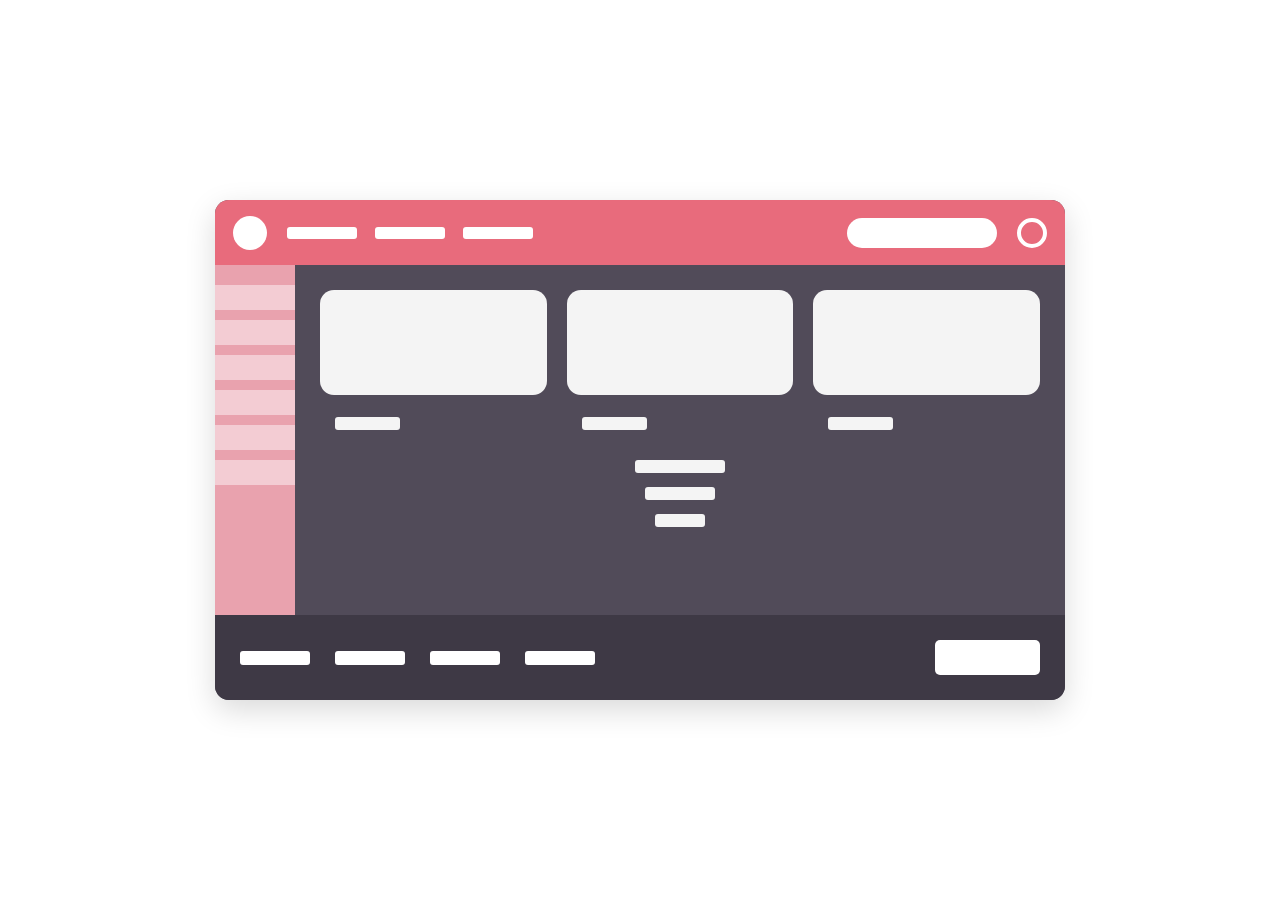
<file: Dashboard/index.html>
<!DOCTYPE html>
<html lang="en">
  <head>
    <title>My Dashboard</title>
    <link rel="stylesheet" href="style.css">
  </head>

  <body>
    <div class="dashboard">
      <div class="header">
        <div class="logo"></div>
        <div class="nav">
          <span></span>
          <span></span>
          <span></span>
        </div>
        <div class="search"></div>
        <div class="profile"></div>
      </div>
      <div class="main">
          <div class="sidebar">
            <div class="side-item"></div>
            <div class="side-item"></div>
            <div class="side-item"></div>
            <div class="side-item"></div>
            <div class="side-item"></div>
            <div class="side-item"></div>
          </div>
          <div class="content">
            <div class="cards">
              <div class="card"></div>
              <div class="card"></div>
              <div class="card"></div>
            </div>
            <div class="stats">
              <div class="stat"></div>
              <div class="stat"></div>
              <div class="stat"></div>
            </div>
          </div>


      </div>
      <div class="footer">
        <div class="footer-item"></div>
        <div class="footer-item"></div>
        <div class="footer-item"></div>
        <div class="footer-item"></div>
        <div class="footer-item"></div>
      </div>

    </div>
  </body>
</html>
</file>
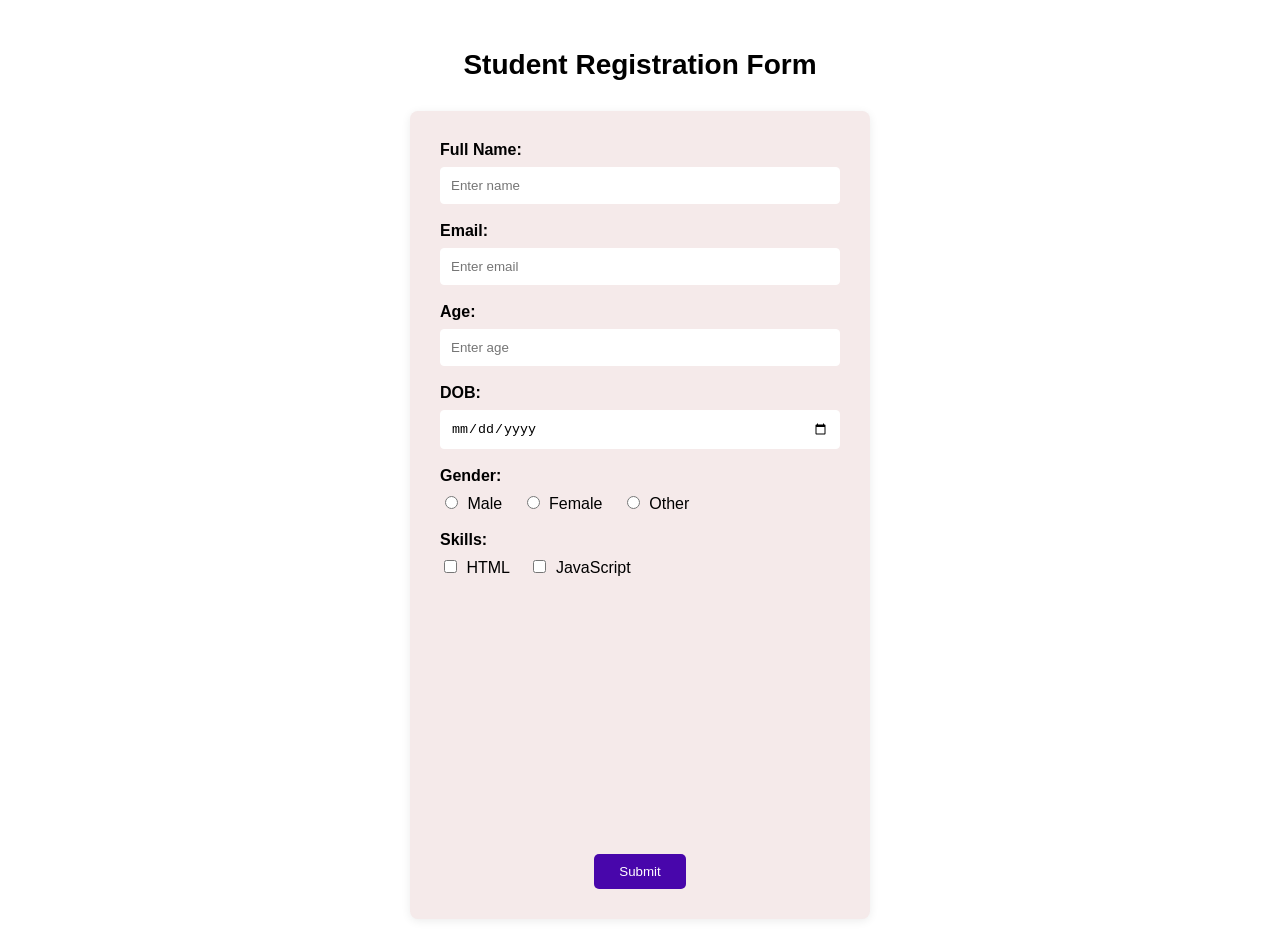
<file: forms.html>
<!DOCTYPE html>
<html lang="en">
<head>
    <meta charset="UTF-8">
    <meta name="viewport" content="width=device-width, initial-scale=1.0">
    <title>Student Registration Form</title>

    <style>
        body {
            background-color: white;
            margin: 0;
            padding: 30px;
            font-family: Arial, sans-serif;
        }

        form {
            width: 400px;
            max-width: 90%;
            margin: 0 auto;
            border-radius: 8px;
            background-color: rgb(245, 234, 234);
            padding: 30px;
            box-shadow: 0 2px 10px rgba(0, 0, 0, 0.08);
        }

        h1 {
            text-align: center;
            font-size: 28px;
            margin-bottom: 30px;
        }

        label {
            font-weight: bold;
            margin-bottom: 8px;
            display: block;
        }

        input[type="text"],
        input[type="email"],
        input[type="number"],
        input[type="date"] {
            width: 100%;
            box-sizing: border-box;
            padding: 10px;
            border: 1px solid white;
            border-radius: 4px;
        }

        input[type="radio"],
        input[type="checkbox"] {
            margin-right: 5px;
        }

        input[type="radio"] + label,
        input[type="checkbox"] + label {
            display: inline;
            font-weight: normal;
            margin-right: 15px;
        }

        iframe {
            width: 100%;
            max-width: 100%;
            height: 220px;
            border: none;
            margin-top: 15px;
        }

        button {
            display: block;
            margin: 20px auto 0;
            padding: 10px 25px;
            border: none;
            border-radius: 5px;
            background-color: #4806ab;
            color: white;
            cursor: pointer;
        }

        button:hover {
            background-color: #555;
        }
    </style>
</head>

<body>

    <h1>Student Registration Form</h1>

    <form action="/register" method="POST">

        <label for="name">Full Name:</label>
        <input type="text" id="name" name="fullName" placeholder="Enter name" required>

        <br><br>

        <label for="email">Email:</label>
        <input type="email" id="email" name="email" placeholder="Enter email" required>

        <br><br>

        <label for="age">Age:</label>
        <input type="number" id="age" name="age" placeholder="Enter age" required>

        <br><br>

        <label for="dateofbirth">DOB:</label>
        <input type="date" id="dateofbirth" name="dob">

        <br><br>

        <label>Gender:</label>

        <input type="radio" id="male" name="gender" value="male">
        <label for="male">Male</label>

        <input type="radio" id="female" name="gender" value="female">
        <label for="female">Female</label>

        <input type="radio" id="other" name="gender" value="other">
        <label for="other">Other</label>

        <br><br>

        <label>Skills:</label>

        <input type="checkbox" id="html" name="skills" value="HTML">
        <label for="html">HTML</label>

        <input type="checkbox" id="javascript" name="skills" value="JavaScript">
        <label for="javascript">JavaScript</label>

        <br><br>

        <iframe
            src="https://www.youtube.com/embed/nYYqfyLZ3Ck"
            title="YouTube video player"
            allow="accelerometer; autoplay; clipboard-write; encrypted-media; gyroscope; picture-in-picture; web-share"
            allowfullscreen>
        </iframe>

        <button type="submit">Submit</button>

    </form>

</body>
</html>
</file>
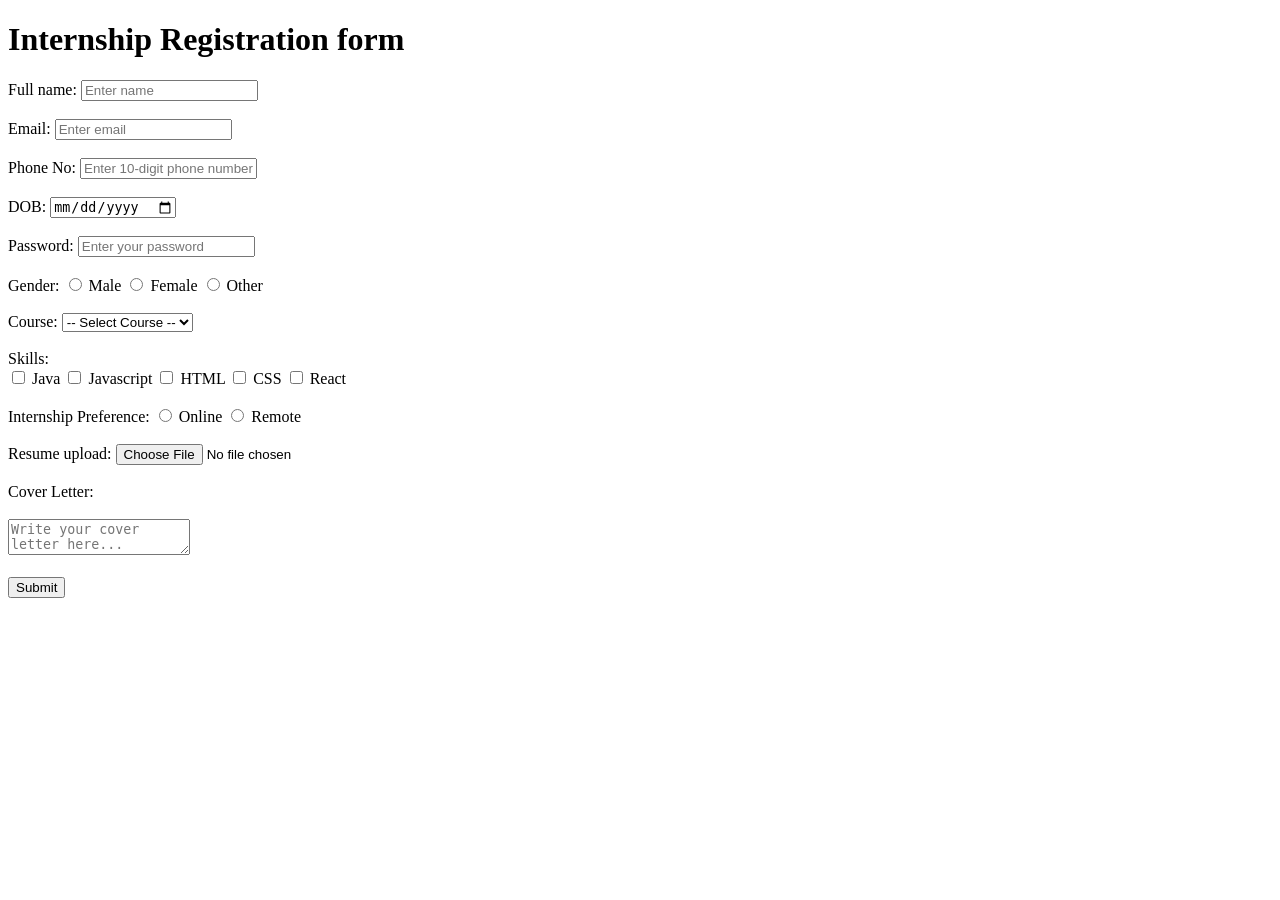
<file: InternshipForms.html>
<!DOCTYPE html>
<html lang="en">
<head>
    <meta charset="UTF-8">
    <meta name="viewport" content="width=device-width, initial-scale=1.0">
    <title>Document</title>
</head>
<body>
    <h1>Internship Registration form</h1>
    <form action="/register" method="post" enctype="multipart/form-data">
        <label for="name">Full name:</label>
        <input type="text" id="name" name="name" placeholder="Enter name">
        <br><br>  
        <label for="email">Email:</label>
        <input type="email" id="email" name="email" placeholder="Enter email" required>
        <br><br>    
        <label for="phone">Phone No:</label>
        <input type="tel" id="phone" name="phone" placeholder="Enter 10-digit phone number" pattern="[0-9]{10}" required>
        <br><br>
        <label for="dateofbirth">DOB:</label>
        <input type="date" id="dateofbirth" name ="dateofbirth" >
        <br><br> 
        <label for="password">Password:</label>
        <input type="password" id="password"  name="password" placeholder="Enter your password">
        <br><br>
        <label for="gender">Gender:</label>

        <input type="radio" id="male" name="gender" value="male">
        <label for="male">Male</label>

        <input type="radio" id="female" name="gender" value="female">
        <label for="female">Female</label>

        <input type="radio" id="other" name="gender" value="other">
        <label for="other">Other</label>
        <br><br>

        <label for="course">Course:</label>
        <select id="course" name="course">
            <option value="">-- Select Course --</option>
            <option value="CSE">CSE</option>
            <option value="IT">IT</option>
            <option value="ECE">ECE</option>
            <option value="Mechanical">Mechanical</option>

        </select>
        <br><br>
        <label>Skills:</label>  
        <br>
        <input type="checkbox" id="java" name="skills" value="java">
        <label for="java">Java</label>
        <input type="checkbox" id="javascript" name="skills" value="javascript">
        <label for="javascript">Javascript</label>
        <input type="checkbox" id="html" name="skills" value="HTML">
        <label for="html">HTML</label>
        <input type="checkbox" id="css" name="skills" value="css">
        <label for="css">CSS</label>
        <input type="checkbox" id="react" name="skills" value="React">
        <label for="react">React</label>
        <br><br>
        <label>Internship Preference:</label>
        <input type="radio" id="online" name="internship" value="online">
        <label for="online">Online</label>
        <input type="radio" id="remote" name="internship" value="remote">
        <label for="remote">Remote</label>
        <br><br>
        <label for="resume">Resume upload:</label>
        <input type="file" id="resume" name="resume" accept=".pdf,.doc,.docx" required>
        <br><br>
        <label for="coverLetter">Cover Letter:</label>
        <br><br>
        <textarea id="coverLetter" name="coverLetter"  placeholder="Write your cover letter here..."></textarea>
        <br><br>
        <button type="submit">Submit</button>
    </form>
</body>
</html>
</file>
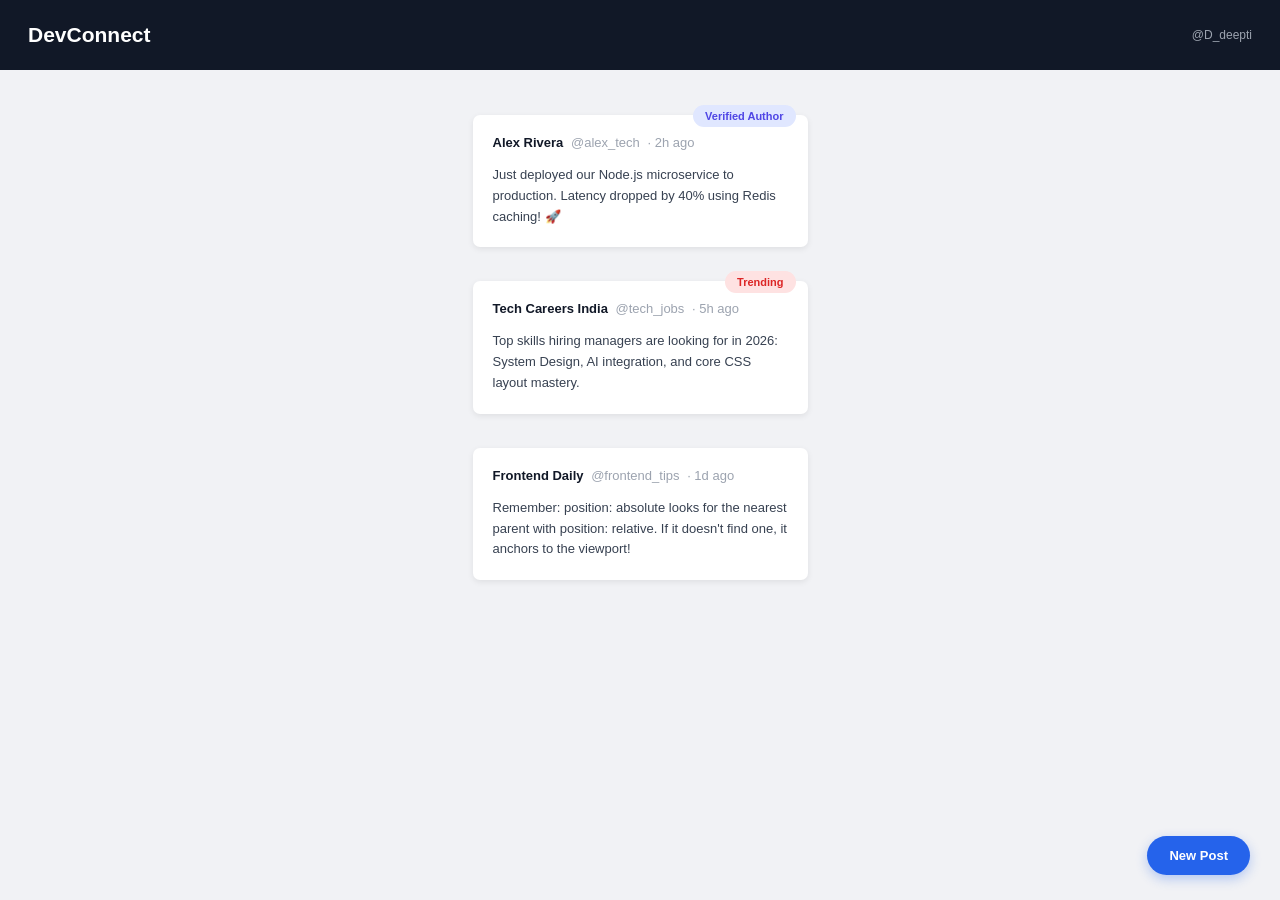
<file: taskpost.html>
<!DOCTYPE html>
<html lang="en">

<head>
    <meta charset="UTF-8">
    <meta name="viewport" content="width=device-width, initial-scale=1.0">

    <title>DevConnect - Community Feed</title>

    <style>
        * {
            margin: 0;
            padding: 0;
            box-sizing: border-box;
        }

        body {
            font-family: Arial, sans-serif;
            background-color: #f1f2f5;
            color: #111827;
        }

        .navbar {
            position: sticky;
            top: 0;
            height: 70px;
            background-color: #111827;
            display: flex;
            align-items: center;
            justify-content: space-between;
            padding: 0 28px;
            z-index: 100;
        }

        .logo {
            color: white;
            font-size: 21px;
            font-weight: bold;
        }

        .user {
            color: #9ca3af;
            font-size: 12px;
        }

        .feed {
            width: 335px;
            margin: 45px auto;
            padding-bottom: 100px;
        }

        .post {
            position: relative;
            background-color: white;
            width: 100%;
            padding: 20px;
            margin-bottom: 34px;
            border-radius: 7px;
            box-shadow: 0 2px 6px rgba(0, 0, 0, 0.08);
        }

        .post-header {
            margin-bottom: 15px;
            font-size: 13px;
        }

        .username {
            font-weight: bold;
            color: #111827;
        }

        .handle {
            color: #9ca3af;
            margin-left: 4px;
        }

        .time {
            color: #9ca3af;
            margin-left: 4px;
        }

        .tag {
            position: absolute;
            top: -10px;
            right: 12px;
            padding: 5px 12px;
            border-radius: 15px;
            font-size: 11px;
            font-weight: bold;
            background-color: #e0e7ff;
            color: #4f46e5;
        }

        .tag.trending {
            background-color: #fee2e2;
            color: #dc2626;
        }

        .post p {
            font-size: 13px;
            line-height: 1.6;
            color: #374151;
        }

        .new-post {
            position: fixed;
            right: 30px;
            bottom: 25px;
            border: none;
            padding: 12px 22px;
            border-radius: 25px;
            background-color: #2563eb;
            color: white;
            font-size: 13px;
            font-weight: bold;
            cursor: pointer;
            box-shadow: 0 4px 12px rgba(37, 99, 235, 0.3);
        }

        .new-post:hover {
            background-color: #1d4ed8;
        }
    </style>
</head>

<body>

    <nav class="navbar">

        <div class="logo">
            DevConnect
        </div>

        <div class="user">
            @D_deepti
        </div>

    </nav>

    <main class="feed">

        <div class="post">

            <div class="post-header">
                <span class="username">Alex Rivera</span>
                <span class="handle">@alex_tech</span>
                <span class="time">· 2h ago</span>
            </div>

            <span class="tag">
                Verified Author
            </span>

            <p>
                Just deployed our Node.js microservice to production.
                Latency dropped by 40% using Redis caching! 🚀
            </p>

        </div>

        <div class="post">

            <div class="post-header">
                <span class="username">Tech Careers India</span>
                <span class="handle">@tech_jobs</span>
                <span class="time">· 5h ago</span>
            </div>

            <span class="tag trending">
                Trending
            </span>

            <p>
                Top skills hiring managers are looking for in 2026:
                System Design, AI integration, and core CSS layout mastery.
            </p>

        </div>

        <div class="post">

            <div class="post-header">
                <span class="username">Frontend Daily</span>
                <span class="handle">@frontend_tips</span>
                <span class="time">· 1d ago</span>
            </div>

            <p>
                Remember: position: absolute looks for the nearest
                parent with position: relative. If it doesn't find one,
                it anchors to the viewport!
            </p>

        </div>

    </main>

    <button class="new-post">
        New Post
    </button>

</body>

</html>
</file>
<file: Dashboard/style.css>
*{
    box-sizing:border-box;
}
body{
    margin:0;
    min-height:100vh;
    display: flex;
    justify-content: center;
    align-items: center;
}
.dashboard{
    width:850px;
    height:500px;
    background:#514b59;
    border-radius: 14px;
    overflow: hidden;
    box-shadow: 0 10px 30px rgba(0, 0, 0, 0.15);
}
.header{
    height:65px;
    background:#e86b7c;
    display: flex;
    align-items: center;
    padding: 0 18px;
}
.logo{
    width: 34px;
    height: 34px;
    background: white;
    border-radius: 50%;
}
.nav {
    display: flex;
    gap: 18px;
    margin-left: 20px;
}
.nav span {
    width: 70px;
    height: 12px;
    background: white;
    border-radius: 3px;
}
.search{
    width: 150px;
    height:30px;
    background:white;
    margin-left:auto;
    border-radius:18px;

}
.profile{
     width: 30px;
    height: 30px;
    border: 4px solid white;
    border-radius: 50%;
    margin-left: 20px;
}
.main {
    height: 350px;
    display: flex;
}
.sidebar {
    width: 80px;
    background: #e9a2ae;
}
.side-item{
    width: 100%;
    height: 25px;
    margin-bottom: 10px;
    background: rgba(255, 255, 255, 0.45);
}
.sidebar {
    width: 80px;
    background: #e9a2ae;
    padding-top: 20px;
}
.content {
    flex: 1;
    padding: 25px;
}
.cards {
    display: grid;
    grid-template-columns: repeat(3, 1fr);
    gap: 20px;
}
.card {
    height: 105px;
    background: #f4f4f4;
    border-radius: 14px;
}
.card {
    height: 105px;
    background: #f4f4f4;
    border-radius: 14px;
    position: relative;
}

.card::after {
    content: "";
    position: absolute;

    bottom: -35px;
    left: 15px;

    width: 65px;
    height: 13px;

    background: #f4f4f4;
    border-radius: 3px;
}
.stats {
    margin-top: 65px;

    display: flex;
    flex-direction: column;
    align-items: center;

    gap: 14px;
}
.stat {
    width: 90px;
    height: 13px;
    background: #f4f4f4;
    border-radius: 3px;
}
.stat:nth-child(2) {
    width: 70px;
}

.stat:nth-child(3) {
    width: 50px;
}
.footer {
    height: 85px;
    background: #3e3945;

    display: flex;
    align-items: center;

    gap: 25px;
    padding: 0 25px;
}
.footer {
    height: 85px;
    background: #3e3945;

    display: flex;
    align-items: center;

    gap: 25px;
    padding: 0 25px;
}
.footer-item {
    width: 70px;
    height: 14px;
    background: white;
    border-radius: 3px;
}
.footer-item:last-child {
    margin-left: auto;

    width: 105px;
    height: 35px;

    border-radius: 5px;
}
</file>
